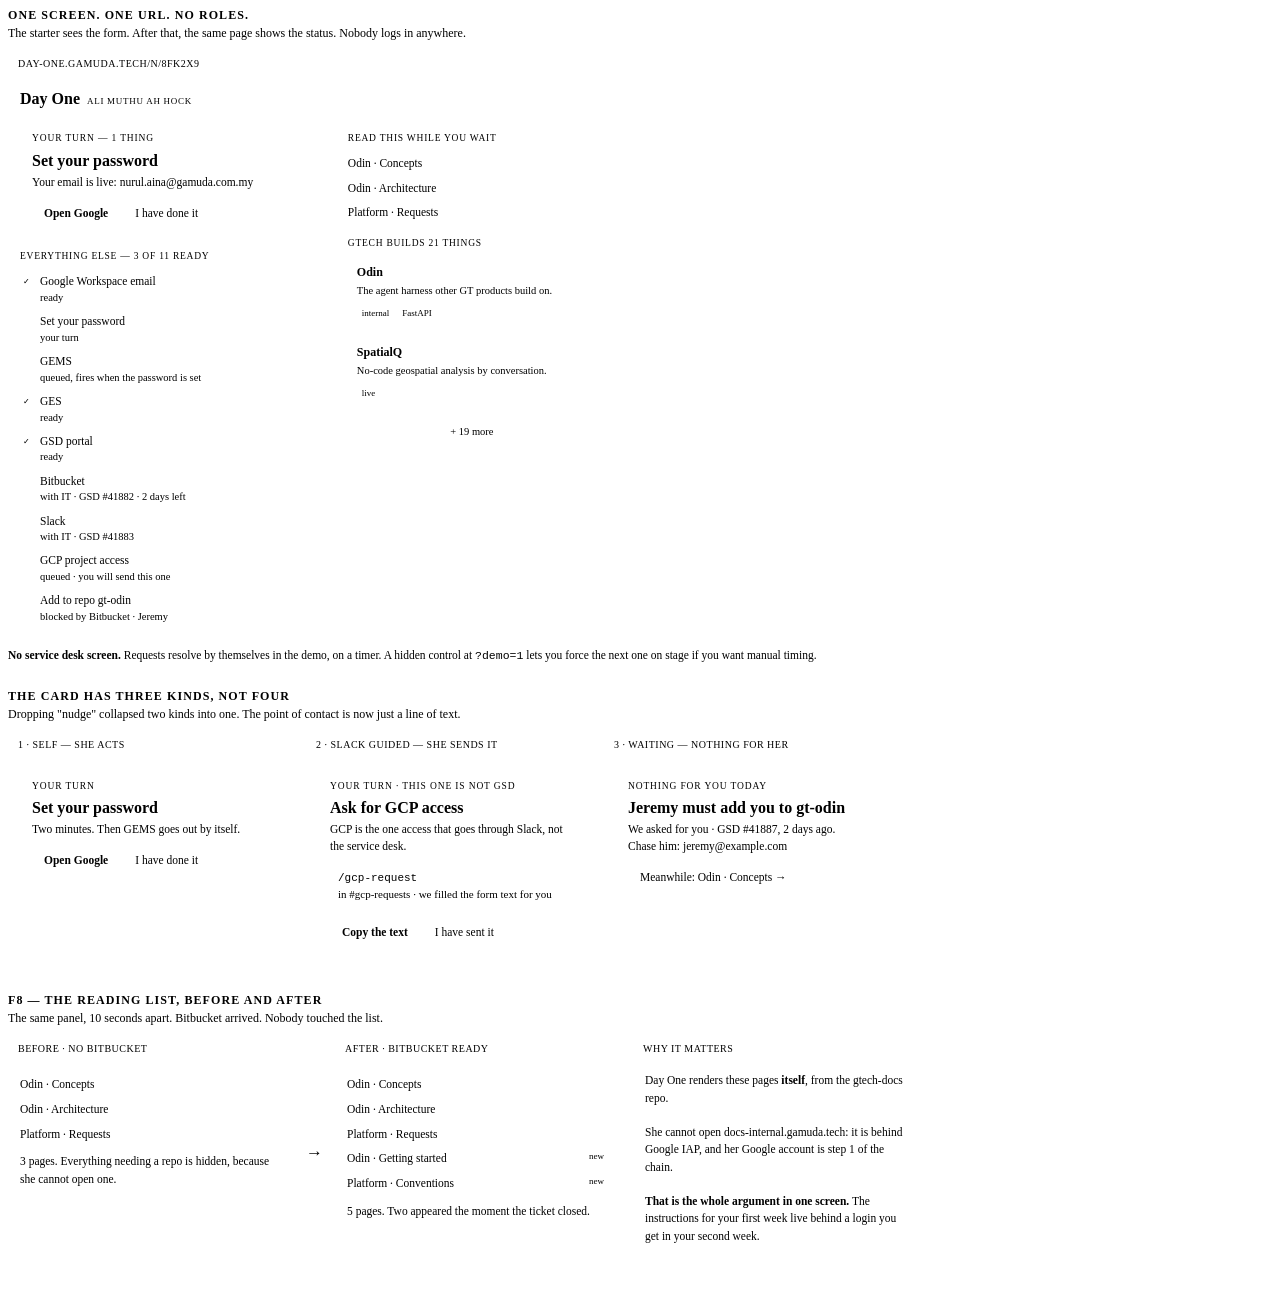
<file: sketch/flow-ux.html>
<!doctype html>
<html><head><meta charset="utf-8"><style>
*{box-sizing:border-box}
.sec{margin-bottom:24px}
h2{font-size:12px;letter-spacing:.09em;text-transform:uppercase;margin:0 0 3px}
.sub{font-size:12px;color:var(--muted-foreground);margin:0 0 11px}
.row{display:flex;gap:12px;align-items:flex-start;flex-wrap:wrap}
.fr{border:1px solid var(--border);border-radius:6px;overflow:hidden;width:286px}
.fr.big{width:600px}
.tb{padding:6px 10px;border-bottom:1px solid var(--border);font-size:10px;letter-spacing:.05em;text-transform:uppercase;color:var(--muted-foreground)}
.bd{padding:12px;font-size:12px;line-height:1.45}
.brand{display:flex;align-items:baseline;gap:7px;margin-bottom:10px}
.brand b{font-size:16px}
.brand span{font-size:9px;letter-spacing:.08em;text-transform:uppercase;color:var(--muted-foreground)}
.turn{border:2px solid var(--foreground);border-radius:6px;padding:12px;margin-bottom:12px}
.turn.calm{border:1px solid var(--border);background:var(--card)}
.k{font-size:9.5px;letter-spacing:.09em;text-transform:uppercase;color:var(--muted-foreground)}
.v{font-size:16px;font-weight:600;margin:5px 0 4px;line-height:1.2}
.d{font-size:11.5px;color:var(--muted-foreground)}
.btn{display:inline-block;border:1px solid var(--foreground);border-radius:4px;padding:5px 12px;font-size:11.5px;font-weight:600;margin-top:9px}
.btn.q{border-color:var(--border);color:var(--muted-foreground);font-weight:400}
.cmd{border:1px solid var(--border);border-radius:4px;padding:7px 8px;font-size:11px;margin-top:8px;background:var(--card)}
.cmd code{font-size:11px}
.two{display:flex;gap:12px}
.two>div:first-child{width:56%}
.two>div:last-child{width:44%}
.li{display:flex;gap:7px;font-size:11.5px;padding:4px 0;border-bottom:1px solid var(--border)}
.li:last-child{border-bottom:0}
.li i{width:13px;height:13px;border:1px solid var(--border);border-radius:3px;flex:none;margin-top:2px;font-style:normal;font-size:8px;display:flex;align-items:center;justify-content:center;color:var(--muted-foreground)}
.li i.ok{background:var(--accent);border-color:var(--accent)}
.li i.run{border-width:2px;border-color:var(--foreground)}
.li em{font-style:normal;color:var(--muted-foreground);font-size:10.5px;display:block}
.lbl{font-size:9.5px;letter-spacing:.08em;text-transform:uppercase;color:var(--muted-foreground);margin:12px 0 5px}
.doc{font-size:11.5px;padding:4px 0;border-bottom:1px solid var(--border);display:flex;justify-content:space-between;gap:6px}
.doc:last-child{border-bottom:0}
.new{border:1px solid var(--foreground);border-radius:3px;padding:0 5px;font-size:9px;height:fit-content}
.card{border:1px solid var(--border);border-radius:5px;padding:8px 9px;margin-bottom:6px}
.card b{font-size:12px}
.card p{margin:2px 0 6px;font-size:10.5px;color:var(--muted-foreground)}
.chip{display:inline-block;border:1px solid var(--border);border-radius:3px;padding:0 5px;font-size:9px;color:var(--muted-foreground);margin-right:3px}
.note{font-size:11.5px;color:var(--muted-foreground);line-height:1.5;margin-top:7px}
.tagline{font-size:10px;letter-spacing:.07em;text-transform:uppercase;border:1px solid var(--border);border-radius:3px;padding:1px 6px;color:var(--muted-foreground)}
</style></head><body>

<div class="sec">
  <h2>One screen. One URL. No roles.</h2>
  <p class="sub">The starter sees the form. After that, the same page shows the status. Nobody logs in anywhere.</p>
  <div class="fr big">
    <div class="tb">day-one.gamuda.tech/n/8fK2x9</div>
    <div class="bd">
      <div class="brand"><b>Day One</b><span>Ali Muthu Ah Hock</span></div>
      <div class="two">
        <div>
          <div class="turn">
            <div class="k">Your turn — 1 thing</div>
            <div class="v">Set your password</div>
            <div class="d">Your email is live: nurul.aina@gamuda.com.my</div>
            <div class="btn">Open Google</div> <span class="btn q">I have done it</span>
          </div>
          <div class="lbl">Everything else — 3 of 11 ready</div>
          <div class="li"><i class="ok">&#10003;</i><span>Google Workspace email<em>ready</em></span></div>
          <div class="li"><i class="run"></i><span>Set your password<em>your turn</em></span></div>
          <div class="li"><i></i><span>GEMS<em>queued, fires when the password is set</em></span></div>
          <div class="li"><i class="ok">&#10003;</i><span>GES<em>ready</em></span></div>
          <div class="li"><i class="ok">&#10003;</i><span>GSD portal<em>ready</em></span></div>
          <div class="li"><i class="run"></i><span>Bitbucket<em>with IT &middot; GSD #41882 &middot; 2 days left</em></span></div>
          <div class="li"><i class="run"></i><span>Slack<em>with IT &middot; GSD #41883</em></span></div>
          <div class="li"><i></i><span>GCP project access<em>queued &middot; you will send this one</em></span></div>
          <div class="li"><i></i><span>Add to repo gt-odin<em>blocked by Bitbucket &middot; Jeremy</em></span></div>
        </div>
        <div>
          <div class="lbl">Read this while you wait</div>
          <div class="doc"><span>Odin &middot; Concepts</span></div>
          <div class="doc"><span>Odin &middot; Architecture</span></div>
          <div class="doc"><span>Platform &middot; Requests</span></div>
          <div class="lbl">GTech builds 21 things</div>
          <div class="card"><b>Odin</b><p>The agent harness other GT products build on.</p><span class="chip">internal</span><span class="chip">FastAPI</span></div>
          <div class="card"><b>SpatialQ</b><p>No-code geospatial analysis by conversation.</p><span class="chip">live</span></div>
          <div class="card" style="text-align:center;color:var(--muted-foreground);font-size:10.5px">+ 19 more</div>
        </div>
      </div>
    </div>
  </div>
  <p class="note"><b>No service desk screen.</b> Requests resolve by themselves in the demo, on a timer. A hidden control at <code>?demo=1</code> lets you force the next one on stage if you want manual timing.</p>
</div>

<div class="sec">
  <h2>The card has three kinds, not four</h2>
  <p class="sub">Dropping "nudge" collapsed two kinds into one. The point of contact is now just a line of text.</p>
  <div class="row">

    <div class="fr">
      <div class="tb">1 &middot; self &mdash; she acts</div>
      <div class="bd"><div class="turn" style="margin:0">
        <div class="k">Your turn</div>
        <div class="v">Set your password</div>
        <div class="d">Two minutes. Then GEMS goes out by itself.</div>
        <div class="btn">Open Google</div> <span class="btn q">I have done it</span>
      </div></div>
    </div>

    <div class="fr">
      <div class="tb">2 &middot; slack guided &mdash; she sends it</div>
      <div class="bd"><div class="turn" style="margin:0">
        <div class="k">Your turn &middot; this one is not GSD</div>
        <div class="v">Ask for GCP access</div>
        <div class="d">GCP is the one access that goes through Slack, not the service desk.</div>
        <div class="cmd"><code>/gcp-request</code><br><span style="color:var(--muted-foreground)">in #gcp-requests &middot; we filled the form text for you</span></div>
        <div class="btn">Copy the text</div> <span class="btn q">I have sent it</span>
      </div></div>
    </div>

    <div class="fr">
      <div class="tb">3 &middot; waiting &mdash; nothing for her</div>
      <div class="bd"><div class="turn calm" style="margin:0">
        <div class="k">Nothing for you today</div>
        <div class="v">Jeremy must add you to gt-odin</div>
        <div class="d">We asked for you &middot; GSD #41887, 2 days ago.<br>Chase him: jeremy@example.com</div>
        <div class="btn q">Meanwhile: Odin &middot; Concepts &rarr;</div>
      </div></div>
    </div>

  </div>
</div>

<div class="sec">
  <h2>F8 &mdash; the reading list, before and after</h2>
  <p class="sub">The same panel, 10 seconds apart. Bitbucket arrived. Nobody touched the list.</p>
  <div class="row">
    <div class="fr">
      <div class="tb">before &middot; no Bitbucket</div>
      <div class="bd">
        <div class="doc"><span>Odin &middot; Concepts</span></div>
        <div class="doc"><span>Odin &middot; Architecture</span></div>
        <div class="doc"><span>Platform &middot; Requests</span></div>
        <p class="note">3 pages. Everything needing a repo is hidden, because she cannot open one.</p>
      </div>
    </div>
    <div class="arrow" style="align-self:center;font-size:17px;color:var(--muted-foreground)">&rarr;</div>
    <div class="fr">
      <div class="tb">after &middot; Bitbucket ready</div>
      <div class="bd">
        <div class="doc"><span>Odin &middot; Concepts</span></div>
        <div class="doc"><span>Odin &middot; Architecture</span></div>
        <div class="doc"><span>Platform &middot; Requests</span></div>
        <div class="doc"><span>Odin &middot; Getting started</span><span class="new">new</span></div>
        <div class="doc"><span>Platform &middot; Conventions</span><span class="new">new</span></div>
        <p class="note">5 pages. Two appeared the moment the ticket closed.</p>
      </div>
    </div>
    <div class="fr">
      <div class="tb">why it matters</div>
      <div class="bd">
        <p class="note" style="margin-top:0">Day One renders these pages <b>itself</b>, from the gtech-docs repo.<br><br>
        She cannot open docs-internal.gamuda.tech: it is behind Google IAP, and her Google account is step 1 of the chain.<br><br>
        <b>That is the whole argument in one screen.</b> The instructions for your first week live behind a login you get in your second week.</p>
      </div>
    </div>
  </div>
</div>

</body></html>
</file>
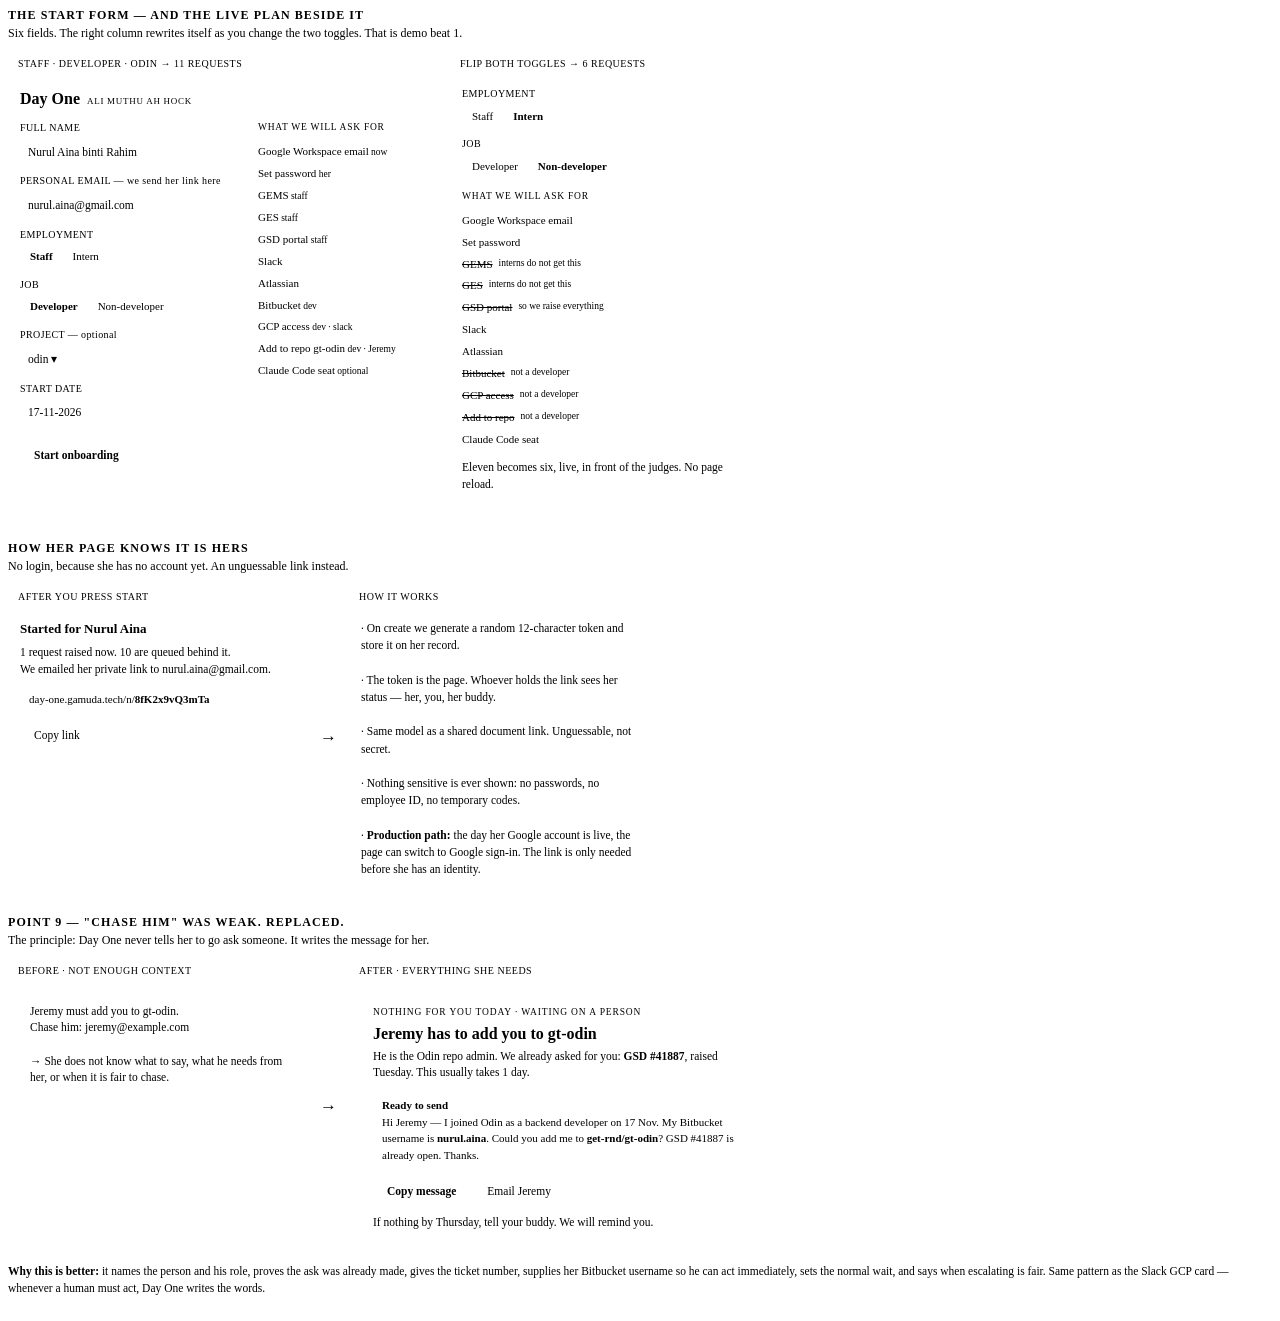
<file: sketch/form-ux.html>
<!doctype html>
<html><head><meta charset="utf-8"><style>
*{box-sizing:border-box}
.sec{margin-bottom:24px}
h2{font-size:12px;letter-spacing:.09em;text-transform:uppercase;margin:0 0 3px}
.sub{font-size:12px;color:var(--muted-foreground);margin:0 0 11px}
.row{display:flex;gap:12px;align-items:flex-start;flex-wrap:wrap}
.fr{border:1px solid var(--border);border-radius:6px;overflow:hidden;width:430px}
.fr.sm{width:300px}
.tb{padding:6px 10px;border-bottom:1px solid var(--border);font-size:10px;letter-spacing:.05em;text-transform:uppercase;color:var(--muted-foreground)}
.bd{padding:12px;font-size:12px;line-height:1.45}
.brand{display:flex;align-items:baseline;gap:7px;margin-bottom:11px}
.brand b{font-size:16px}
.brand span{font-size:9px;letter-spacing:.08em;text-transform:uppercase;color:var(--muted-foreground)}
.two{display:flex;gap:13px}
.two>div:first-child{width:54%}
.two>div:last-child{width:46%;border-left:1px solid var(--border);padding-left:13px}
.fld{margin-bottom:9px}
.fld>span{display:block;font-size:10px;letter-spacing:.04em;color:var(--muted-foreground);margin-bottom:3px}
.inp{border:1px solid var(--border);border-radius:4px;padding:5px 8px;font-size:11.5px}
.inp.ghost{color:var(--muted-foreground)}
.seg{display:flex;border:1px solid var(--border);border-radius:4px;overflow:hidden;width:fit-content}
.seg div{padding:4px 10px;font-size:11px;border-right:1px solid var(--border);color:var(--muted-foreground)}
.seg div:last-child{border-right:0}
.seg div.on{background:var(--accent);color:var(--foreground);font-weight:600}
.btn{display:inline-block;border:1px solid var(--foreground);border-radius:4px;padding:6px 14px;font-size:11.5px;font-weight:600;margin-top:6px}
.btn.q{border-color:var(--border);color:var(--muted-foreground);font-weight:400}
.lbl{font-size:9.5px;letter-spacing:.08em;text-transform:uppercase;color:var(--muted-foreground);margin:0 0 6px}
.st{font-size:11px;padding:3px 0;border-bottom:1px solid var(--border);display:flex;gap:6px}
.st:last-child{border-bottom:0}
.st u{text-decoration:none;color:var(--muted-foreground);font-size:9.5px}
.st s{text-decoration:line-through;color:var(--muted-foreground)}
.cnt{font-size:13px;font-weight:600;margin-bottom:5px}
.link{border:1px solid var(--border);border-radius:4px;padding:7px 9px;font-size:11px;background:var(--card);margin-top:7px;word-break:break-all}
.note{font-size:11.5px;color:var(--muted-foreground);line-height:1.5;margin-top:8px}
.turn{border:1px solid var(--border);border-radius:6px;padding:12px;background:var(--card)}
.k{font-size:9.5px;letter-spacing:.09em;text-transform:uppercase;color:var(--muted-foreground)}
.v{font-size:16px;font-weight:600;margin:5px 0 4px;line-height:1.2}
.d{font-size:11.5px;color:var(--muted-foreground)}
.msg{border:1px solid var(--border);border-radius:4px;padding:8px 9px;font-size:11px;margin-top:8px;line-height:1.5}
.bad{border:1px dashed var(--border);border-radius:5px;padding:9px 10px;font-size:11.5px;color:var(--muted-foreground)}
.arrow{align-self:center;font-size:17px;color:var(--muted-foreground)}
</style></head><body>

<div class="sec">
  <h2>The start form — and the live plan beside it</h2>
  <p class="sub">Six fields. The right column rewrites itself as you change the two toggles. That is demo beat 1.</p>
  <div class="row">

    <div class="fr">
      <div class="tb">staff · developer · Odin → 11 requests</div>
      <div class="bd">
        <div class="brand"><b>Day One</b><span>Ali Muthu Ah Hock</span></div>
        <div class="two">
          <div>
            <div class="fld"><span>FULL NAME</span><div class="inp">Nurul Aina binti Rahim</div></div>
            <div class="fld"><span>PERSONAL EMAIL — we send her link here</span><div class="inp">nurul.aina@gmail.com</div></div>
            <div class="fld"><span>EMPLOYMENT</span><div class="seg"><div class="on">Staff</div><div>Intern</div></div></div>
            <div class="fld"><span>JOB</span><div class="seg"><div class="on">Developer</div><div>Non-developer</div></div></div>
            <div class="fld"><span>PROJECT — optional</span><div class="inp">odin ▾</div></div>
            <div class="fld"><span>START DATE</span><div class="inp">17-11-2026</div></div>
            <div class="btn">Start onboarding</div>
          </div>
          <div>
            <div class="lbl">What we will ask for</div>
            <div class="st"><span>Google Workspace email<u> now</u></span></div>
            <div class="st"><span>Set password<u> her</u></span></div>
            <div class="st"><span>GEMS<u> staff</u></span></div>
            <div class="st"><span>GES<u> staff</u></span></div>
            <div class="st"><span>GSD portal<u> staff</u></span></div>
            <div class="st"><span>Slack</span></div>
            <div class="st"><span>Atlassian</span></div>
            <div class="st"><span>Bitbucket<u> dev</u></span></div>
            <div class="st"><span>GCP access<u> dev · slack</u></span></div>
            <div class="st"><span>Add to repo gt-odin<u> dev · Jeremy</u></span></div>
            <div class="st"><span>Claude Code seat<u> optional</u></span></div>
          </div>
        </div>
      </div>
    </div>

    <div class="fr sm">
      <div class="tb">flip both toggles → 6 requests</div>
      <div class="bd">
        <div class="fld"><span>EMPLOYMENT</span><div class="seg"><div>Staff</div><div class="on">Intern</div></div></div>
        <div class="fld"><span>JOB</span><div class="seg"><div>Developer</div><div class="on">Non-developer</div></div></div>
        <div class="lbl" style="margin-top:11px">What we will ask for</div>
        <div class="st"><span>Google Workspace email</span></div>
        <div class="st"><span>Set password</span></div>
        <div class="st"><s>GEMS</s><u> interns do not get this</u></div>
        <div class="st"><s>GES</s><u> interns do not get this</u></div>
        <div class="st"><s>GSD portal</s><u> so we raise everything</u></div>
        <div class="st"><span>Slack</span></div>
        <div class="st"><span>Atlassian</span></div>
        <div class="st"><s>Bitbucket</s><u> not a developer</u></div>
        <div class="st"><s>GCP access</s><u> not a developer</u></div>
        <div class="st"><s>Add to repo</s><u> not a developer</u></div>
        <div class="st"><span>Claude Code seat</span></div>
        <p class="note">Eleven becomes six, live, in front of the judges. No page reload.</p>
      </div>
    </div>

  </div>
</div>

<div class="sec">
  <h2>How her page knows it is hers</h2>
  <p class="sub">No login, because she has no account yet. An unguessable link instead.</p>
  <div class="row">
    <div class="fr sm">
      <div class="tb">after you press start</div>
      <div class="bd">
        <div class="cnt">Started for Nurul Aina</div>
        <div class="note" style="margin-top:0">1 request raised now. 10 are queued behind it.<br>We emailed her private link to nurul.aina@gmail.com.</div>
        <div class="link">day-one.gamuda.tech/n/<b>8fK2x9vQ3mTa</b></div>
        <div class="btn q">Copy link</div>
      </div>
    </div>
    <div class="arrow">→</div>
    <div class="fr sm">
      <div class="tb">how it works</div>
      <div class="bd">
        <div class="note" style="margin-top:0">
        · On create we generate a random 12-character token and store it on her record.<br><br>
        · The token is the page. Whoever holds the link sees her status — her, you, her buddy.<br><br>
        · Same model as a shared document link. Unguessable, not secret.<br><br>
        · Nothing sensitive is ever shown: no passwords, no employee ID, no temporary codes.<br><br>
        · <b>Production path:</b> the day her Google account is live, the page can switch to Google sign-in. The link is only needed before she has an identity.</div>
      </div>
    </div>
  </div>
</div>

<div class="sec">
  <h2>Point 9 — "chase him" was weak. Replaced.</h2>
  <p class="sub">The principle: Day One never tells her to go ask someone. It writes the message for her.</p>
  <div class="row">
    <div class="fr sm">
      <div class="tb">before · not enough context</div>
      <div class="bd"><div class="bad">Jeremy must add you to gt-odin.<br>Chase him: jeremy@example.com<br><br>→ She does not know what to say, what he needs from her, or when it is fair to chase.</div></div>
    </div>
    <div class="arrow">→</div>
    <div class="fr">
      <div class="tb">after · everything she needs</div>
      <div class="bd">
        <div class="turn">
          <div class="k">Nothing for you today · waiting on a person</div>
          <div class="v">Jeremy has to add you to gt-odin</div>
          <div class="d">He is the Odin repo admin. We already asked for you: <b>GSD #41887</b>, raised Tuesday. This usually takes 1 day.</div>
          <div class="msg">
            <b>Ready to send</b><br>
            Hi Jeremy — I joined Odin as a backend developer on 17 Nov. My Bitbucket username is <b>nurul.aina</b>. Could you add me to <b>get-rnd/gt-odin</b>? GSD #41887 is already open. Thanks.
          </div>
          <div class="btn">Copy message</div> <span class="btn q">Email Jeremy</span>
          <div class="note">If nothing by Thursday, tell your buddy. We will remind you.</div>
        </div>
      </div>
    </div>
  </div>
  <p class="note"><b>Why this is better:</b> it names the person and his role, proves the ask was already made, gives the ticket number, supplies her Bitbucket username so he can act immediately, sets the normal wait, and says when escalating is fair. Same pattern as the Slack GCP card — whenever a human must act, Day One writes the words.</p>
</div>

</body></html>
</file>
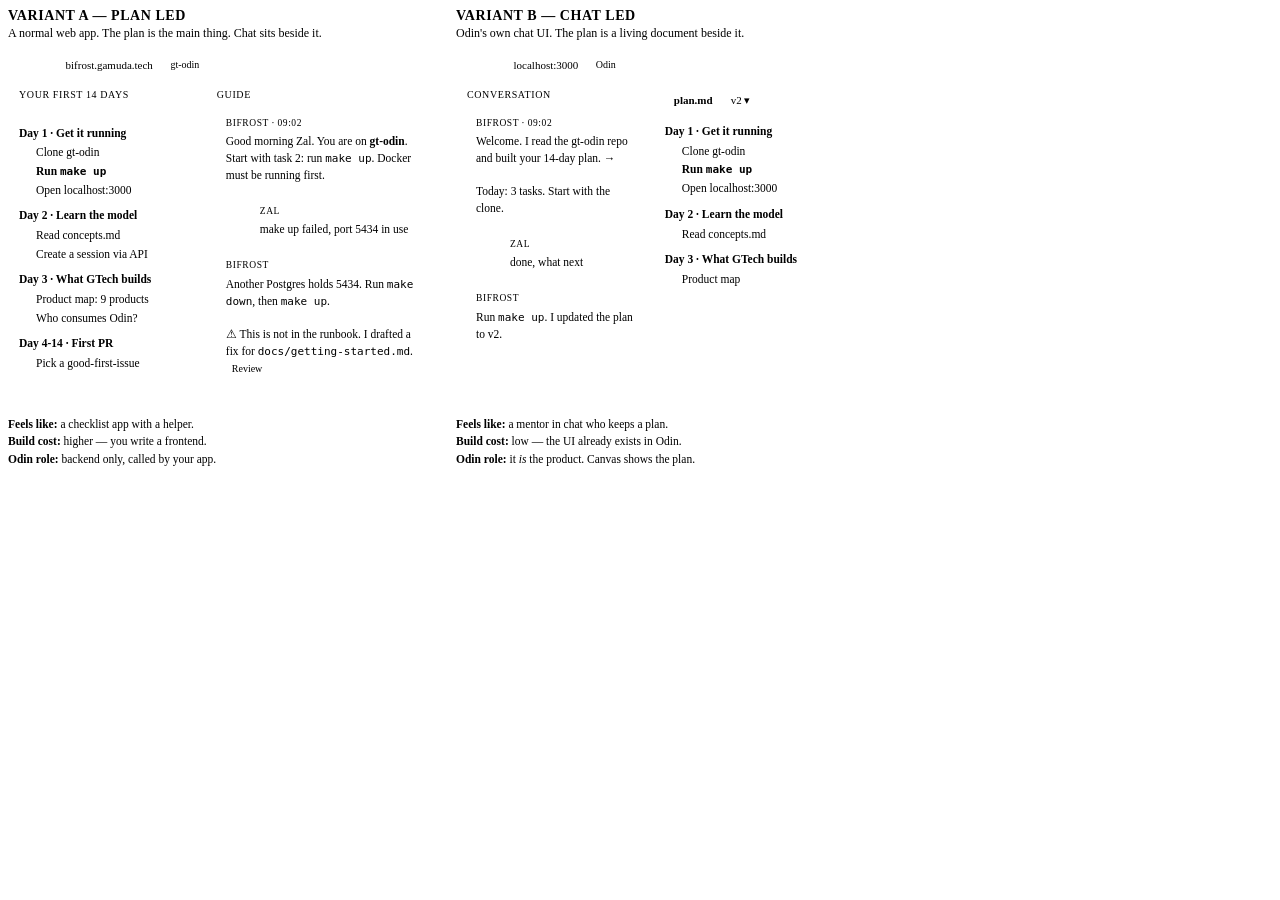
<file: sketch/layouts.html>
<!doctype html>
<html>
<head>
<meta charset="utf-8">
<style>
  * { box-sizing: border-box; }
  .wrap { display: flex; gap: 18px; align-items: flex-start; flex-wrap: wrap; }
  .col { width: 430px; }
  h3 { margin: 0 0 2px 0; font-size: 14px; letter-spacing: .04em; text-transform: uppercase; }
  .sub { margin: 0 0 10px 0; font-size: 12px; color: var(--muted-foreground); }
  .frame { border: 1px solid var(--border); border-radius: 6px; overflow: hidden; }
  .bar { display: flex; gap: 6px; align-items: center; padding: 7px 10px; border-bottom: 1px solid var(--border); font-size: 11px; color: var(--muted-foreground); }
  .dot { width: 8px; height: 8px; border-radius: 50%; border: 1px solid var(--border); }
  .body { display: flex; min-height: 330px; }
  .pane { padding: 10px 11px; font-size: 12px; line-height: 1.45; }
  .left { width: 46%; border-right: 1px solid var(--border); }
  .right { width: 54%; }
  .full { width: 100%; }
  .lbl { font-size: 10px; text-transform: uppercase; letter-spacing: .06em; color: var(--muted-foreground); margin-bottom: 7px; }
  .day { margin-bottom: 9px; }
  .dayh { font-weight: 600; font-size: 11.5px; margin-bottom: 3px; }
  .task { display: flex; gap: 6px; margin: 2px 0; font-size: 11.5px; color: var(--muted-foreground); }
  .box { width: 11px; height: 11px; border: 1px solid var(--border); border-radius: 2px; flex: none; margin-top: 2px; }
  .box.done { background: var(--accent); border-color: var(--accent); }
  .box.now { border-width: 2px; border-color: var(--foreground); }
  .task.now { color: var(--foreground); font-weight: 600; }
  .msg { border: 1px solid var(--border); border-radius: 5px; padding: 7px 9px; margin-bottom: 7px; font-size: 11.5px; }
  .msg.agent { background: var(--card); }
  .msg.user { margin-left: 34px; }
  .who { font-size: 9.5px; text-transform: uppercase; letter-spacing: .06em; color: var(--muted-foreground); margin-bottom: 3px; }
  code { font-size: 11px; }
  .tabs { display: flex; gap: 0; border-bottom: 1px solid var(--border); }
  .tab { padding: 5px 9px; font-size: 11px; border-right: 1px solid var(--border); color: var(--muted-foreground); }
  .tab.on { color: var(--foreground); font-weight: 600; }
  .prog { height: 4px; border: 1px solid var(--border); border-radius: 2px; overflow: hidden; margin: 4px 0 11px 0; }
  .prog i { display: block; height: 100%; width: 22%; background: var(--accent); }
  .note { font-size: 11.5px; color: var(--muted-foreground); margin-top: 8px; line-height: 1.5; }
  .pill { display: inline-block; border: 1px solid var(--border); border-radius: 3px; padding: 1px 6px; font-size: 10px; color: var(--muted-foreground); }
</style>
</head>
<body>
<div class="wrap">

  <div class="col">
    <h3>Variant A — Plan led</h3>
    <p class="sub">A normal web app. The plan is the main thing. Chat sits beside it.</p>
    <div class="frame">
      <div class="bar"><span class="dot"></span><span class="dot"></span><span class="dot"></span>&nbsp; bifrost.gamuda.tech &nbsp;<span class="pill">gt-odin</span></div>
      <div class="body">
        <div class="pane left">
          <div class="lbl">Your first 14 days</div>
          <div class="prog"><i></i></div>
          <div class="day">
            <div class="dayh">Day 1 · Get it running</div>
            <div class="task"><span class="box done"></span><span>Clone gt-odin</span></div>
            <div class="task now"><span class="box now"></span><span>Run <code>make up</code></span></div>
            <div class="task"><span class="box"></span><span>Open localhost:3000</span></div>
          </div>
          <div class="day">
            <div class="dayh">Day 2 · Learn the model</div>
            <div class="task"><span class="box"></span><span>Read concepts.md</span></div>
            <div class="task"><span class="box"></span><span>Create a session via API</span></div>
          </div>
          <div class="day">
            <div class="dayh">Day 3 · What GTech builds</div>
            <div class="task"><span class="box"></span><span>Product map: 9 products</span></div>
            <div class="task"><span class="box"></span><span>Who consumes Odin?</span></div>
          </div>
          <div class="day">
            <div class="dayh">Day 4-14 · First PR</div>
            <div class="task"><span class="box"></span><span>Pick a good-first-issue</span></div>
          </div>
        </div>
        <div class="pane right">
          <div class="lbl">Guide</div>
          <div class="msg agent"><div class="who">Bifrost · 09:02</div>Good morning Zal. You are on <b>gt-odin</b>. Start with task 2: run <code>make up</code>. Docker must be running first.</div>
          <div class="msg user"><div class="who">Zal</div>make up failed, port 5434 in use</div>
          <div class="msg agent"><div class="who">Bifrost</div>Another Postgres holds 5434. Run <code>make down</code>, then <code>make up</code>.<br><br>⚠ This is not in the runbook. I drafted a fix for <code>docs/getting-started.md</code>. <span class="pill">Review</span></div>
        </div>
      </div>
    </div>
    <p class="note"><b>Feels like:</b> a checklist app with a helper.<br><b>Build cost:</b> higher — you write a frontend.<br><b>Odin role:</b> backend only, called by your app.</p>
  </div>

  <div class="col">
    <h3>Variant B — Chat led</h3>
    <p class="sub">Odin's own chat UI. The plan is a living document beside it.</p>
    <div class="frame">
      <div class="bar"><span class="dot"></span><span class="dot"></span><span class="dot"></span>&nbsp; localhost:3000 &nbsp;<span class="pill">Odin</span></div>
      <div class="body">
        <div class="pane left">
          <div class="lbl">Conversation</div>
          <div class="msg agent"><div class="who">Bifrost · 09:02</div>Welcome. I read the gt-odin repo and built your 14-day plan. →<br><br>Today: 3 tasks. Start with the clone.</div>
          <div class="msg user"><div class="who">Zal</div>done, what next</div>
          <div class="msg agent"><div class="who">Bifrost</div>Run <code>make up</code>. I updated the plan to v2.</div>
        </div>
        <div class="pane right">
          <div class="tabs"><div class="tab on">plan.md</div><div class="tab">v2 ▾</div></div>
          <div style="padding-top:9px">
            <div class="dayh">Day 1 · Get it running</div>
            <div class="task"><span class="box done"></span><span>Clone gt-odin</span></div>
            <div class="task now"><span class="box now"></span><span>Run <code>make up</code></span></div>
            <div class="task"><span class="box"></span><span>Open localhost:3000</span></div>
            <div class="dayh" style="margin-top:9px">Day 2 · Learn the model</div>
            <div class="task"><span class="box"></span><span>Read concepts.md</span></div>
            <div class="dayh" style="margin-top:9px">Day 3 · What GTech builds</div>
            <div class="task"><span class="box"></span><span>Product map</span></div>
          </div>
        </div>
      </div>
    </div>
    <p class="note"><b>Feels like:</b> a mentor in chat who keeps a plan.<br><b>Build cost:</b> low — the UI already exists in Odin.<br><b>Odin role:</b> it <i>is</i> the product. Canvas shows the plan.</p>
  </div>

</div>
</body>
</html>
</file>
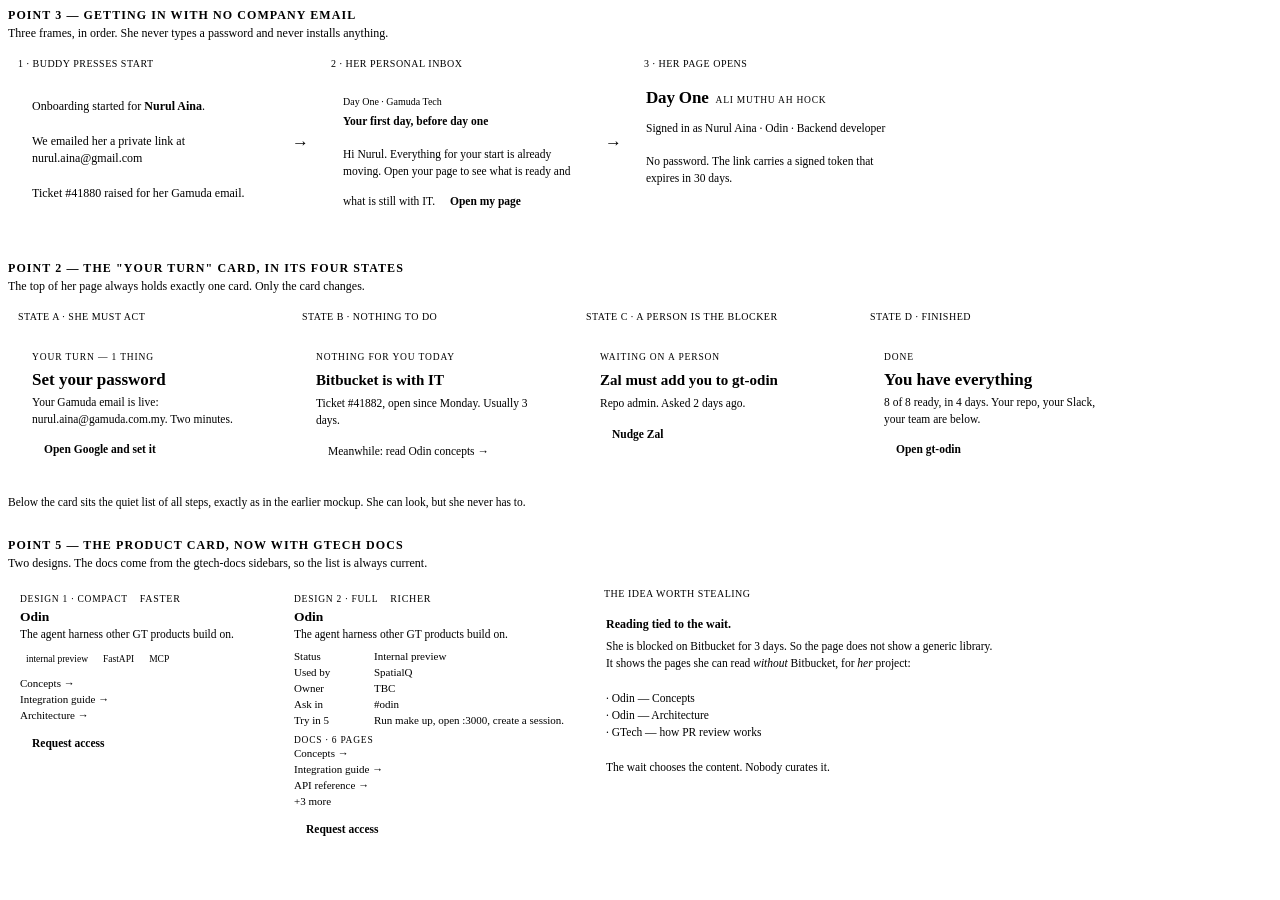
<file: sketch/screens.html>
<!doctype html>
<html>
<head>
<meta charset="utf-8">
<style>
  *{box-sizing:border-box}
  .sec{margin-bottom:26px}
  h2{font-size:12px;letter-spacing:.09em;text-transform:uppercase;margin:0 0 3px}
  .sub{font-size:12px;color:var(--muted-foreground);margin:0 0 11px}
  .row{display:flex;gap:12px;align-items:flex-start;flex-wrap:wrap}
  .fr{border:1px solid var(--border);border-radius:6px;overflow:hidden;width:272px}
  .fr.w{width:420px}
  .fr.xw{width:560px}
  .tb{padding:6px 10px;border-bottom:1px solid var(--border);font-size:10px;letter-spacing:.05em;text-transform:uppercase;color:var(--muted-foreground)}
  .bd{padding:11px 12px;font-size:12px;line-height:1.45;min-height:120px}
  .brand{display:flex;align-items:baseline;gap:7px;margin-bottom:9px}
  .brand b{font-size:17px;letter-spacing:-.01em}
  .brand span{font-size:9.5px;letter-spacing:.08em;text-transform:uppercase;color:var(--muted-foreground)}
  .turn{border:2px solid var(--foreground);border-radius:6px;padding:12px}
  .turn .k{font-size:9.5px;letter-spacing:.09em;text-transform:uppercase;color:var(--muted-foreground)}
  .turn .v{font-size:17px;font-weight:600;margin:5px 0 4px;line-height:1.2}
  .turn .d{font-size:11.5px;color:var(--muted-foreground)}
  .btn{display:inline-block;border:1px solid var(--foreground);border-radius:4px;padding:5px 12px;font-size:11.5px;font-weight:600;margin-top:9px}
  .btn.q{border-color:var(--border);color:var(--muted-foreground);font-weight:400}
  .calm{border:1px solid var(--border);border-radius:6px;padding:12px;background:var(--card)}
  .li{display:flex;gap:7px;font-size:11.5px;padding:4px 0;border-bottom:1px solid var(--border)}
  .li:last-child{border-bottom:0}
  .li i{width:13px;height:13px;border:1px solid var(--border);border-radius:3px;flex:none;margin-top:2px;font-style:normal;font-size:8px;display:flex;align-items:center;justify-content:center;color:var(--muted-foreground)}
  .li i.ok{background:var(--accent);border-color:var(--accent)}
  .li i.run{border-width:2px;border-color:var(--foreground)}
  .li em{font-style:normal;color:var(--muted-foreground);font-size:10.5px;display:block}
  .mail{border:1px solid var(--border);border-radius:5px;padding:9px 10px;font-size:11.5px}
  .mail .from{font-size:10px;color:var(--muted-foreground);margin-bottom:3px}
  .arrow{align-self:center;font-size:17px;color:var(--muted-foreground)}
  .card{border:1px solid var(--border);border-radius:6px;padding:11px 12px;width:262px}
  .card h4{margin:0;font-size:13.5px}
  .card .ol{font-size:11.5px;color:var(--muted-foreground);margin:3px 0 8px}
  .chip{display:inline-block;border:1px solid var(--border);border-radius:3px;padding:1px 6px;font-size:9.5px;color:var(--muted-foreground);margin:0 3px 3px 0}
  .kv{font-size:11px;display:flex;gap:6px;padding:2px 0}
  .kv b{font-weight:400;color:var(--muted-foreground);width:74px;flex:none}
  .dl{font-size:11px;padding:2px 0;border-bottom:1px solid var(--border)}
  .dl:last-child{border-bottom:0}
  .note{font-size:11.5px;color:var(--muted-foreground);margin-top:7px;line-height:1.5}
  .pick{font-size:10px;letter-spacing:.07em;text-transform:uppercase;border:1px solid var(--foreground);border-radius:3px;padding:1px 6px;margin-left:6px}
</style>
</head>
<body>

<div class="sec">
  <h2>Point 3 — getting in with no company email</h2>
  <p class="sub">Three frames, in order. She never types a password and never installs anything.</p>
  <div class="row">
    <div class="fr">
      <div class="tb">1 · Buddy presses Start</div>
      <div class="bd">
        <div class="calm">Onboarding started for <b>Nurul Aina</b>.<br><br>We emailed her a private link at<br>nurul.aina@gmail.com<br><br>Ticket #41880 raised for her Gamuda email.</div>
      </div>
    </div>
    <div class="arrow">→</div>
    <div class="fr">
      <div class="tb">2 · Her personal inbox</div>
      <div class="bd">
        <div class="mail">
          <div class="from">Day One · Gamuda Tech</div>
          <b>Your first day, before day one</b><br><br>
          Hi Nurul. Everything for your start is already moving. Open your page to see what is ready and what is still with IT.
          <div class="btn">Open my page</div>
        </div>
      </div>
    </div>
    <div class="arrow">→</div>
    <div class="fr">
      <div class="tb">3 · Her page opens</div>
      <div class="bd">
        <div class="brand"><b>Day One</b><span>Ali Muthu Ah Hock</span></div>
        <div style="font-size:11.5px;color:var(--muted-foreground)">Signed in as Nurul Aina · Odin · Backend developer<br><br>No password. The link carries a signed token that expires in 30 days.</div>
      </div>
    </div>
  </div>
</div>

<div class="sec">
  <h2>Point 2 — the "Your turn" card, in its four states</h2>
  <p class="sub">The top of her page always holds exactly one card. Only the card changes.</p>
  <div class="row">

    <div class="fr">
      <div class="tb">State A · she must act</div>
      <div class="bd">
        <div class="turn">
          <div class="k">Your turn — 1 thing</div>
          <div class="v">Set your password</div>
          <div class="d">Your Gamuda email is live: nurul.aina@gamuda.com.my. Two minutes.</div>
          <div class="btn">Open Google and set it</div>
        </div>
      </div>
    </div>

    <div class="fr">
      <div class="tb">State B · nothing to do</div>
      <div class="bd">
        <div class="calm">
          <div class="k" style="font-size:9.5px;letter-spacing:.09em;text-transform:uppercase;color:var(--muted-foreground)">Nothing for you today</div>
          <div class="v" style="font-size:15px;font-weight:600;margin:5px 0 4px">Bitbucket is with IT</div>
          <div class="d" style="font-size:11.5px;color:var(--muted-foreground)">Ticket #41882, open since Monday. Usually 3 days.</div>
          <div class="btn q">Meanwhile: read Odin concepts →</div>
        </div>
      </div>
    </div>

    <div class="fr">
      <div class="tb">State C · a person is the blocker</div>
      <div class="bd">
        <div class="calm">
          <div class="k" style="font-size:9.5px;letter-spacing:.09em;text-transform:uppercase;color:var(--muted-foreground)">Waiting on a person</div>
          <div class="v" style="font-size:15px;font-weight:600;margin:5px 0 4px">Zal must add you to gt-odin</div>
          <div class="d" style="font-size:11.5px;color:var(--muted-foreground)">Repo admin. Asked 2 days ago.</div>
          <div class="btn">Nudge Zal</div>
        </div>
      </div>
    </div>

    <div class="fr">
      <div class="tb">State D · finished</div>
      <div class="bd">
        <div class="turn">
          <div class="k">Done</div>
          <div class="v">You have everything</div>
          <div class="d">8 of 8 ready, in 4 days. Your repo, your Slack, your team are below.</div>
          <div class="btn">Open gt-odin</div>
        </div>
      </div>
    </div>

  </div>
  <p class="note">Below the card sits the quiet list of all steps, exactly as in the earlier mockup. She can look, but she never has to.</p>
</div>

<div class="sec">
  <h2>Point 5 — the product card, now with GTech docs</h2>
  <p class="sub">Two designs. The docs come from the gtech-docs sidebars, so the list is always current.</p>
  <div class="row">

    <div class="card">
      <div style="font-size:9.5px;letter-spacing:.08em;text-transform:uppercase;color:var(--muted-foreground);margin-bottom:5px">Design 1 · compact<span class="pick">faster</span></div>
      <h4>Odin</h4>
      <div class="ol">The agent harness other GT products build on.</div>
      <span class="chip">internal preview</span><span class="chip">FastAPI</span><span class="chip">MCP</span>
      <div style="margin-top:7px"><div class="dl">Concepts →</div><div class="dl">Integration guide →</div><div class="dl">Architecture →</div></div>
      <div class="btn" style="margin-top:9px">Request access</div>
    </div>

    <div class="card" style="width:300px">
      <div style="font-size:9.5px;letter-spacing:.08em;text-transform:uppercase;color:var(--muted-foreground);margin-bottom:5px">Design 2 · full<span class="pick">richer</span></div>
      <h4>Odin</h4>
      <div class="ol">The agent harness other GT products build on.</div>
      <div class="kv"><b>Status</b><span>Internal preview</span></div>
      <div class="kv"><b>Used by</b><span>SpatialQ</span></div>
      <div class="kv"><b>Owner</b><span>TBC</span></div>
      <div class="kv"><b>Ask in</b><span>#odin</span></div>
      <div class="kv"><b>Try in 5</b><span>Run make up, open :3000, create a session.</span></div>
      <div style="margin-top:7px;font-size:9.5px;letter-spacing:.08em;text-transform:uppercase;color:var(--muted-foreground)">Docs · 6 pages</div>
      <div><div class="dl">Concepts →</div><div class="dl">Integration guide →</div><div class="dl">API reference →</div><div class="dl" style="color:var(--muted-foreground)">+3 more</div></div>
      <div class="btn" style="margin-top:9px">Request access</div>
    </div>

    <div class="fr w">
      <div class="tb">The idea worth stealing</div>
      <div class="bd">
        <b>Reading tied to the wait.</b>
        <div class="note" style="margin-top:5px">She is blocked on Bitbucket for 3 days. So the page does not show a generic library. It shows the pages she can read <i>without</i> Bitbucket, for <i>her</i> project:<br><br>
        · Odin — Concepts<br>· Odin — Architecture<br>· GTech — how PR review works<br><br>
        The wait chooses the content. Nobody curates it.</div>
      </div>
    </div>

  </div>
</div>

</body>
</html>
</file>
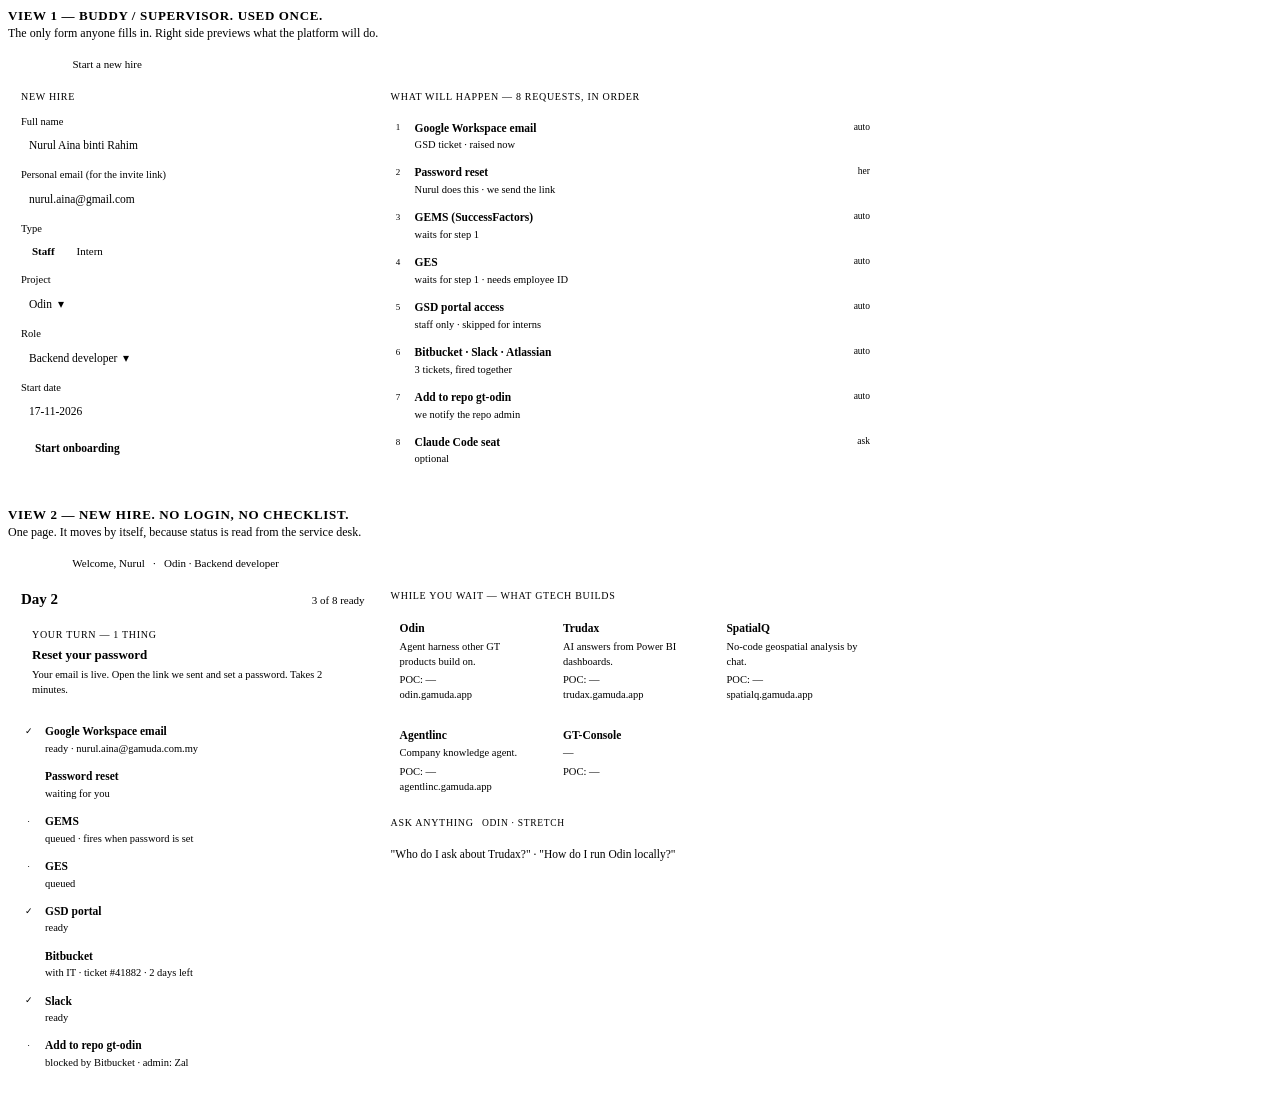
<file: sketch/ux.html>
<!doctype html>
<html>
<head>
<meta charset="utf-8">
<style>
  * { box-sizing: border-box; }
  .wrap { display:flex; flex-direction:column; gap:22px; }
  .row { display:flex; gap:16px; align-items:flex-start; flex-wrap:wrap; }
  h3 { margin:0 0 2px; font-size:13px; letter-spacing:.05em; text-transform:uppercase; }
  .sub { margin:0 0 9px; font-size:12px; color:var(--muted-foreground); }
  .frame { border:1px solid var(--border); border-radius:6px; overflow:hidden; width:880px; max-width:100%; }
  .bar { display:flex; align-items:center; gap:8px; padding:8px 11px; border-bottom:1px solid var(--border); font-size:11px; color:var(--muted-foreground); }
  .dot { width:8px;height:8px;border-radius:50%;border:1px solid var(--border); }
  .cols { display:flex; }
  .pane { padding:12px 13px; font-size:12px; line-height:1.45; }
  .l { width:42%; border-right:1px solid var(--border); }
  .r { width:58%; }
  .lbl { font-size:10px; text-transform:uppercase; letter-spacing:.07em; color:var(--muted-foreground); margin-bottom:9px; }
  .fld { margin-bottom:9px; }
  .fld span { display:block; font-size:10.5px; color:var(--muted-foreground); margin-bottom:3px; }
  .inp { border:1px solid var(--border); border-radius:4px; padding:5px 8px; font-size:11.5px; }
  .seg { display:flex; border:1px solid var(--border); border-radius:4px; overflow:hidden; width:fit-content; }
  .seg div { padding:4px 11px; font-size:11px; border-right:1px solid var(--border); color:var(--muted-foreground); }
  .seg div:last-child { border-right:0; }
  .seg div.on { background:var(--accent); color:var(--foreground); font-weight:600; }
  .btn { border:1px solid var(--foreground); border-radius:4px; padding:6px 14px; font-size:11.5px; font-weight:600; width:fit-content; margin-top:4px; }
  .step { display:flex; gap:9px; padding:6px 0; border-bottom:1px solid var(--border); font-size:11.5px; align-items:flex-start; }
  .step:last-child { border-bottom:0; }
  .ico { width:15px;height:15px;border:1px solid var(--border);border-radius:3px;flex:none;margin-top:1px;font-size:9px;display:flex;align-items:center;justify-content:center;color:var(--muted-foreground); }
  .ico.ok { background:var(--accent); border-color:var(--accent); color:var(--foreground); }
  .ico.run { border-color:var(--foreground); border-width:2px; }
  .nm { flex:1; }
  .nm b { font-weight:600; }
  .meta { display:block; font-size:10.5px; color:var(--muted-foreground); margin-top:1px; }
  .tag { border:1px solid var(--border); border-radius:3px; padding:0 5px; font-size:9.5px; color:var(--muted-foreground); white-space:nowrap; height:fit-content; margin-top:1px; }
  .tag.auto { border-color:var(--foreground); color:var(--foreground); }
  .you { border:1px solid var(--foreground); border-radius:5px; padding:9px 11px; margin-bottom:11px; }
  .you .k { font-size:10px; text-transform:uppercase; letter-spacing:.07em; color:var(--muted-foreground); }
  .you .v { font-size:13px; font-weight:600; margin:3px 0 2px; }
  .cards { display:flex; gap:8px; flex-wrap:wrap; margin-top:5px; }
  .card { border:1px solid var(--border); border-radius:5px; padding:8px 9px; width:calc(33.33% - 6px); font-size:10.5px; }
  .card b { font-size:11.5px; display:block; margin-bottom:2px; }
  .card .poc { color:var(--muted-foreground); margin-top:3px; display:block; }
  .hdr { display:flex; justify-content:space-between; align-items:baseline; margin-bottom:9px; }
  .hdr .big { font-size:15px; font-weight:600; }
  .hdr .small { font-size:11px; color:var(--muted-foreground); }
</style>
</head>
<body>
<div class="wrap">

  <div>
    <h3>View 1 — Buddy / supervisor. Used once.</h3>
    <p class="sub">The only form anyone fills in. Right side previews what the platform will do.</p>
    <div class="frame">
      <div class="bar"><span class="dot"></span><span class="dot"></span><span class="dot"></span>&nbsp; Start a new hire</div>
      <div class="cols">
        <div class="pane l">
          <div class="lbl">New hire</div>
          <div class="fld"><span>Full name</span><div class="inp">Nurul Aina binti Rahim</div></div>
          <div class="fld"><span>Personal email (for the invite link)</span><div class="inp">nurul.aina@gmail.com</div></div>
          <div class="fld"><span>Type</span><div class="seg"><div class="on">Staff</div><div>Intern</div></div></div>
          <div class="fld"><span>Project</span><div class="inp">Odin &nbsp;▾</div></div>
          <div class="fld"><span>Role</span><div class="inp">Backend developer &nbsp;▾</div></div>
          <div class="fld"><span>Start date</span><div class="inp">17-11-2026</div></div>
          <div class="btn">Start onboarding</div>
        </div>
        <div class="pane r">
          <div class="lbl">What will happen — 8 requests, in order</div>
          <div class="step"><span class="ico">1</span><span class="nm"><b>Google Workspace email</b><span class="meta">GSD ticket · raised now</span></span><span class="tag auto">auto</span></div>
          <div class="step"><span class="ico">2</span><span class="nm"><b>Password reset</b><span class="meta">Nurul does this · we send the link</span></span><span class="tag">her</span></div>
          <div class="step"><span class="ico">3</span><span class="nm"><b>GEMS (SuccessFactors)</b><span class="meta">waits for step 1</span></span><span class="tag auto">auto</span></div>
          <div class="step"><span class="ico">4</span><span class="nm"><b>GES</b><span class="meta">waits for step 1 · needs employee ID</span></span><span class="tag auto">auto</span></div>
          <div class="step"><span class="ico">5</span><span class="nm"><b>GSD portal access</b><span class="meta">staff only · skipped for interns</span></span><span class="tag auto">auto</span></div>
          <div class="step"><span class="ico">6</span><span class="nm"><b>Bitbucket · Slack · Atlassian</b><span class="meta">3 tickets, fired together</span></span><span class="tag auto">auto</span></div>
          <div class="step"><span class="ico">7</span><span class="nm"><b>Add to repo gt-odin</b><span class="meta">we notify the repo admin</span></span><span class="tag auto">auto</span></div>
          <div class="step"><span class="ico">8</span><span class="nm"><b>Claude Code seat</b><span class="meta">optional</span></span><span class="tag">ask</span></div>
        </div>
      </div>
    </div>
  </div>

  <div>
    <h3>View 2 — New hire. No login, no checklist.</h3>
    <p class="sub">One page. It moves by itself, because status is read from the service desk.</p>
    <div class="frame">
      <div class="bar"><span class="dot"></span><span class="dot"></span><span class="dot"></span>&nbsp; Welcome, Nurul &nbsp; · &nbsp; Odin · Backend developer</div>
      <div class="cols">
        <div class="pane l">
          <div class="hdr"><span class="big">Day 2</span><span class="small">3 of 8 ready</span></div>
          <div class="you">
            <div class="k">Your turn — 1 thing</div>
            <div class="v">Reset your password</div>
            <div class="meta">Your email is live. Open the link we sent and set a password. Takes 2 minutes.</div>
          </div>
          <div class="step"><span class="ico ok">✓</span><span class="nm"><b>Google Workspace email</b><span class="meta">ready · nurul.aina@gamuda.com.my</span></span></div>
          <div class="step"><span class="ico run"></span><span class="nm"><b>Password reset</b><span class="meta">waiting for you</span></span></div>
          <div class="step"><span class="ico">·</span><span class="nm"><b>GEMS</b><span class="meta">queued · fires when password is set</span></span></div>
          <div class="step"><span class="ico">·</span><span class="nm"><b>GES</b><span class="meta">queued</span></span></div>
          <div class="step"><span class="ico ok">✓</span><span class="nm"><b>GSD portal</b><span class="meta">ready</span></span></div>
          <div class="step"><span class="ico run"></span><span class="nm"><b>Bitbucket</b><span class="meta">with IT · ticket #41882 · 2 days left</span></span></div>
          <div class="step"><span class="ico ok">✓</span><span class="nm"><b>Slack</b><span class="meta">ready</span></span></div>
          <div class="step"><span class="ico">·</span><span class="nm"><b>Add to repo gt-odin</b><span class="meta">blocked by Bitbucket · admin: Zal</span></span></div>
        </div>
        <div class="pane r">
          <div class="lbl">While you wait — what GTech builds</div>
          <div class="cards">
            <div class="card"><b>Odin</b>Agent harness other GT products build on.<span class="poc">POC: —<br>odin.gamuda.app</span></div>
            <div class="card"><b>Trudax</b>AI answers from Power BI dashboards.<span class="poc">POC: —<br>trudax.gamuda.app</span></div>
            <div class="card"><b>SpatialQ</b>No-code geospatial analysis by chat.<span class="poc">POC: —<br>spatialq.gamuda.app</span></div>
            <div class="card"><b>Agentlinc</b>Company knowledge agent.<span class="poc">POC: —<br>agentlinc.gamuda.app</span></div>
            <div class="card"><b>GT-Console</b>—<span class="poc">POC: —</span></div>
          </div>
          <div class="lbl" style="margin-top:14px">Ask anything <span class="tag">Odin · stretch</span></div>
          <div class="step"><span class="nm" style="color:var(--muted-foreground)">"Who do I ask about Trudax?" · "How do I run Odin locally?"</span></div>
        </div>
      </div>
    </div>
  </div>

</div>
</body>
</html>
</file>
